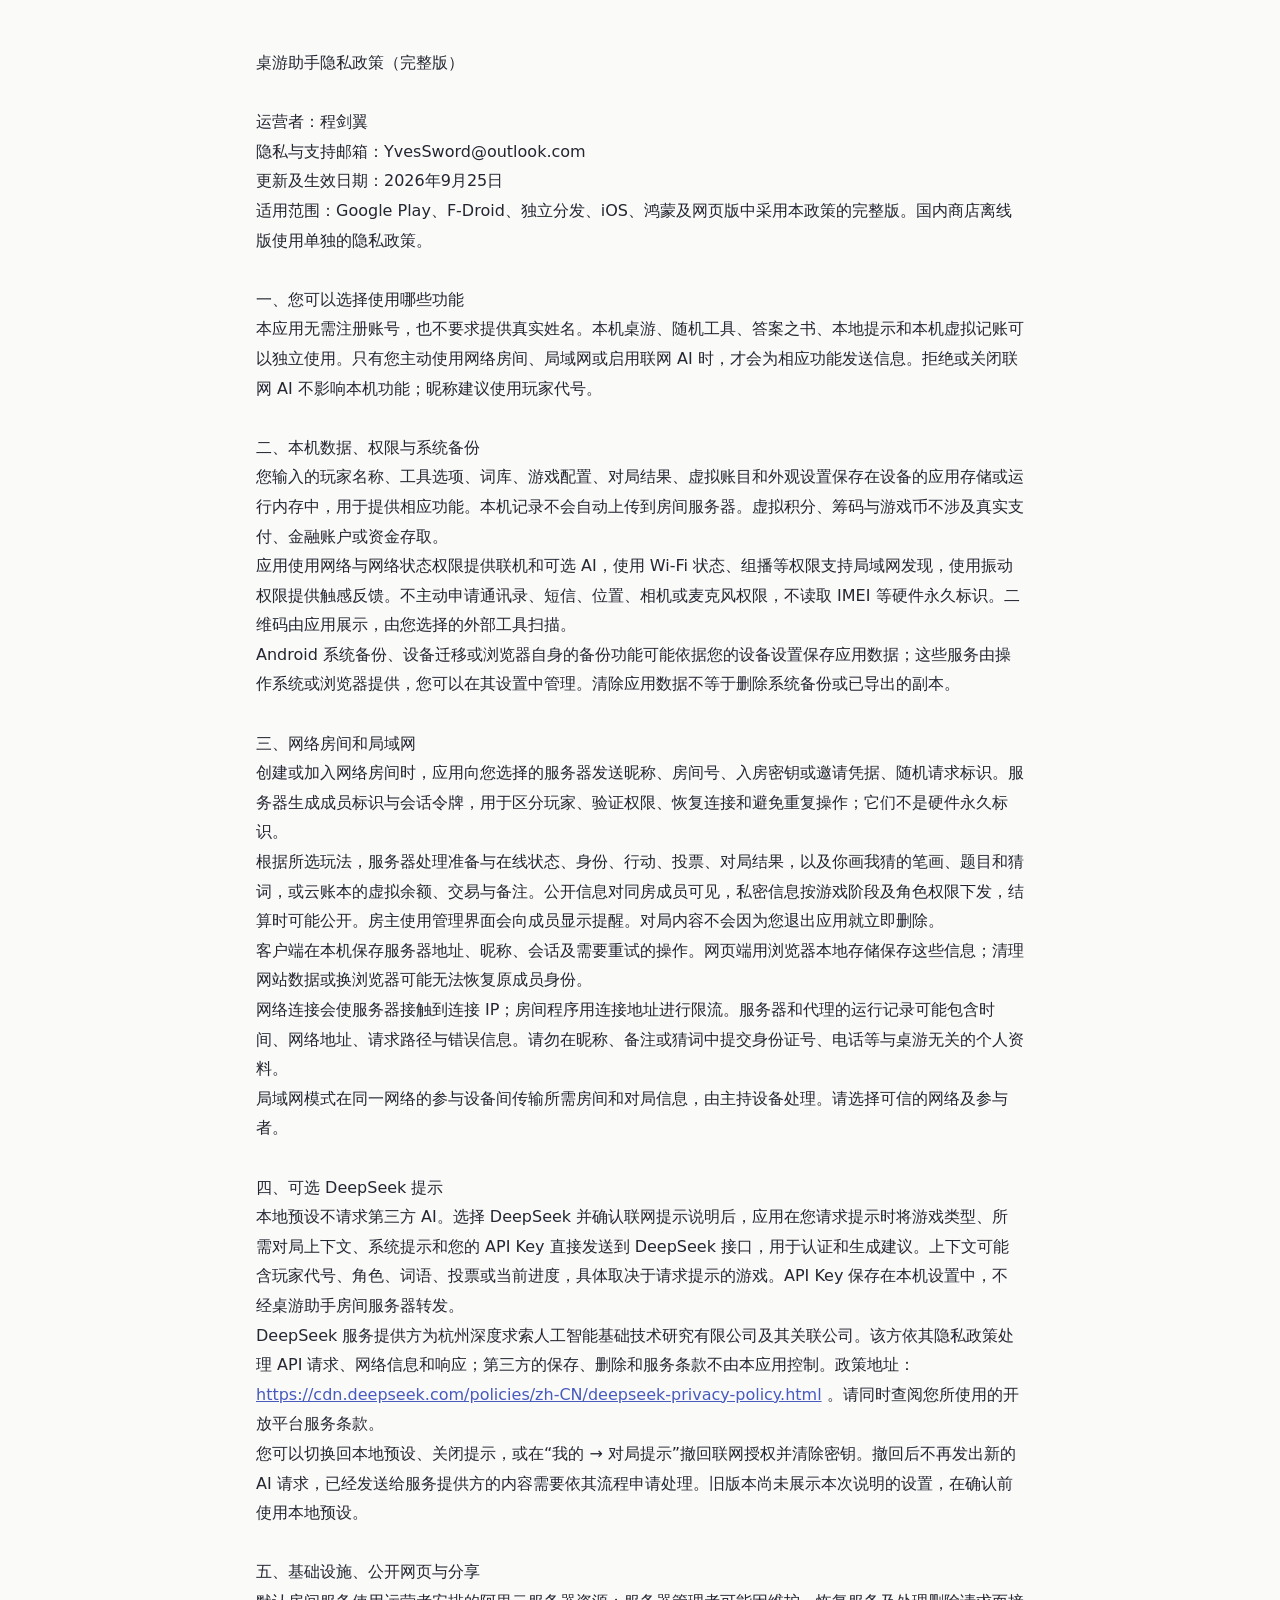
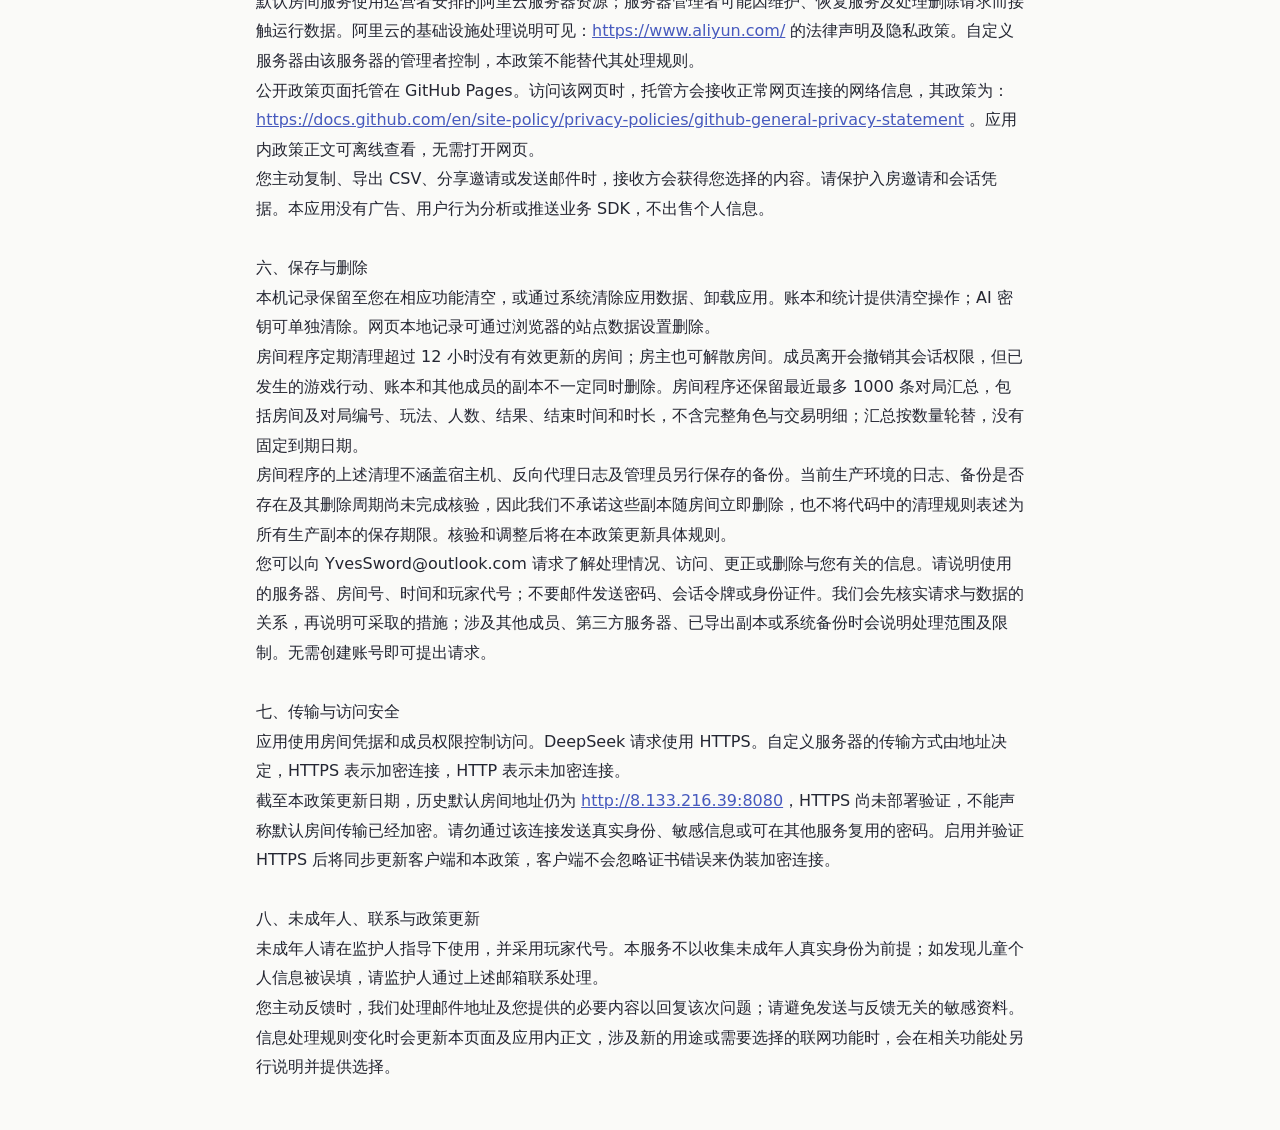
<file: docs/store/privacy-full.html>
<!doctype html>
<html lang="zh-CN"><head><meta charset="utf-8"><meta name="viewport" content="width=device-width,initial-scale=1"><title>桌游助手隐私政策（完整版）</title><style>body{max-width:48rem;margin:3rem auto;padding:0 1.3rem;font:16px/1.85 system-ui,sans-serif;color:#242632;background:#fafaf8}article{white-space:pre-wrap;overflow-wrap:anywhere}a{color:#475abe}</style></head><body><main><article>桌游助手隐私政策（完整版）

运营者：程剑翼
隐私与支持邮箱：YvesSword@outlook.com
更新及生效日期：2026年9月25日
适用范围：Google Play、F-Droid、独立分发、iOS、鸿蒙及网页版中采用本政策的完整版。国内商店离线版使用单独的隐私政策。

一、您可以选择使用哪些功能
本应用无需注册账号，也不要求提供真实姓名。本机桌游、随机工具、答案之书、本地提示和本机虚拟记账可以独立使用。只有您主动使用网络房间、局域网或启用联网 AI 时，才会为相应功能发送信息。拒绝或关闭联网 AI 不影响本机功能；昵称建议使用玩家代号。

二、本机数据、权限与系统备份
您输入的玩家名称、工具选项、词库、游戏配置、对局结果、虚拟账目和外观设置保存在设备的应用存储或运行内存中，用于提供相应功能。本机记录不会自动上传到房间服务器。虚拟积分、筹码与游戏币不涉及真实支付、金融账户或资金存取。
应用使用网络与网络状态权限提供联机和可选 AI，使用 Wi-Fi 状态、组播等权限支持局域网发现，使用振动权限提供触感反馈。不主动申请通讯录、短信、位置、相机或麦克风权限，不读取 IMEI 等硬件永久标识。二维码由应用展示，由您选择的外部工具扫描。
Android 系统备份、设备迁移或浏览器自身的备份功能可能依据您的设备设置保存应用数据；这些服务由操作系统或浏览器提供，您可以在其设置中管理。清除应用数据不等于删除系统备份或已导出的副本。

三、网络房间和局域网
创建或加入网络房间时，应用向您选择的服务器发送昵称、房间号、入房密钥或邀请凭据、随机请求标识。服务器生成成员标识与会话令牌，用于区分玩家、验证权限、恢复连接和避免重复操作；它们不是硬件永久标识。
根据所选玩法，服务器处理准备与在线状态、身份、行动、投票、对局结果，以及你画我猜的笔画、题目和猜词，或云账本的虚拟余额、交易与备注。公开信息对同房成员可见，私密信息按游戏阶段及角色权限下发，结算时可能公开。房主使用管理界面会向成员显示提醒。对局内容不会因为您退出应用就立即删除。
客户端在本机保存服务器地址、昵称、会话及需要重试的操作。网页端用浏览器本地存储保存这些信息；清理网站数据或换浏览器可能无法恢复原成员身份。
网络连接会使服务器接触到连接 IP；房间程序用连接地址进行限流。服务器和代理的运行记录可能包含时间、网络地址、请求路径与错误信息。请勿在昵称、备注或猜词中提交身份证号、电话等与桌游无关的个人资料。
局域网模式在同一网络的参与设备间传输所需房间和对局信息，由主持设备处理。请选择可信的网络及参与者。

四、可选 DeepSeek 提示
本地预设不请求第三方 AI。选择 DeepSeek 并确认联网提示说明后，应用在您请求提示时将游戏类型、所需对局上下文、系统提示和您的 API Key 直接发送到 DeepSeek 接口，用于认证和生成建议。上下文可能含玩家代号、角色、词语、投票或当前进度，具体取决于请求提示的游戏。API Key 保存在本机设置中，不经桌游助手房间服务器转发。
DeepSeek 服务提供方为杭州深度求索人工智能基础技术研究有限公司及其关联公司。该方依其隐私政策处理 API 请求、网络信息和响应；第三方的保存、删除和服务条款不由本应用控制。政策地址：<a href="https://cdn.deepseek.com/policies/zh-CN/deepseek-privacy-policy.html">https://cdn.deepseek.com/policies/zh-CN/deepseek-privacy-policy.html</a> 。请同时查阅您所使用的开放平台服务条款。
您可以切换回本地预设、关闭提示，或在“我的 → 对局提示”撤回联网授权并清除密钥。撤回后不再发出新的 AI 请求，已经发送给服务提供方的内容需要依其流程申请处理。旧版本尚未展示本次说明的设置，在确认前使用本地预设。

五、基础设施、公开网页与分享
默认房间服务使用运营者安排的阿里云服务器资源；服务器管理者可能因维护、恢复服务及处理删除请求而接触运行数据。阿里云的基础设施处理说明可见：<a href="https://www.aliyun.com/">https://www.aliyun.com/</a> 的法律声明及隐私政策。自定义服务器由该服务器的管理者控制，本政策不能替代其处理规则。
公开政策页面托管在 GitHub Pages。访问该网页时，托管方会接收正常网页连接的网络信息，其政策为：<a href="https://docs.github.com/en/site-policy/privacy-policies/github-general-privacy-statement">https://docs.github.com/en/site-policy/privacy-policies/github-general-privacy-statement</a> 。应用内政策正文可离线查看，无需打开网页。
您主动复制、导出 CSV、分享邀请或发送邮件时，接收方会获得您选择的内容。请保护入房邀请和会话凭据。本应用没有广告、用户行为分析或推送业务 SDK，不出售个人信息。

六、保存与删除
本机记录保留至您在相应功能清空，或通过系统清除应用数据、卸载应用。账本和统计提供清空操作；AI 密钥可单独清除。网页本地记录可通过浏览器的站点数据设置删除。
房间程序定期清理超过 12 小时没有有效更新的房间；房主也可解散房间。成员离开会撤销其会话权限，但已发生的游戏行动、账本和其他成员的副本不一定同时删除。房间程序还保留最近最多 1000 条对局汇总，包括房间及对局编号、玩法、人数、结果、结束时间和时长，不含完整角色与交易明细；汇总按数量轮替，没有固定到期日期。
房间程序的上述清理不涵盖宿主机、反向代理日志及管理员另行保存的备份。当前生产环境的日志、备份是否存在及其删除周期尚未完成核验，因此我们不承诺这些副本随房间立即删除，也不将代码中的清理规则表述为所有生产副本的保存期限。核验和调整后将在本政策更新具体规则。
您可以向 YvesSword@outlook.com 请求了解处理情况、访问、更正或删除与您有关的信息。请说明使用的服务器、房间号、时间和玩家代号；不要邮件发送密码、会话令牌或身份证件。我们会先核实请求与数据的关系，再说明可采取的措施；涉及其他成员、第三方服务器、已导出副本或系统备份时会说明处理范围及限制。无需创建账号即可提出请求。

七、传输与访问安全
应用使用房间凭据和成员权限控制访问。DeepSeek 请求使用 HTTPS。自定义服务器的传输方式由地址决定，HTTPS 表示加密连接，HTTP 表示未加密连接。
截至本政策更新日期，历史默认房间地址仍为 <a href="http://8.133.216.39:8080">http://8.133.216.39:8080</a>，HTTPS 尚未部署验证，不能声称默认房间传输已经加密。请勿通过该连接发送真实身份、敏感信息或可在其他服务复用的密码。启用并验证 HTTPS 后将同步更新客户端和本政策，客户端不会忽略证书错误来伪装加密连接。

八、未成年人、联系与政策更新
未成年人请在监护人指导下使用，并采用玩家代号。本服务不以收集未成年人真实身份为前提；如发现儿童个人信息被误填，请监护人通过上述邮箱联系处理。
您主动反馈时，我们处理邮件地址及您提供的必要内容以回复该次问题；请避免发送与反馈无关的敏感资料。信息处理规则变化时会更新本页面及应用内正文，涉及新的用途或需要选择的联网功能时，会在相关功能处另行说明并提供选择。</article></main></body></html>
</file>
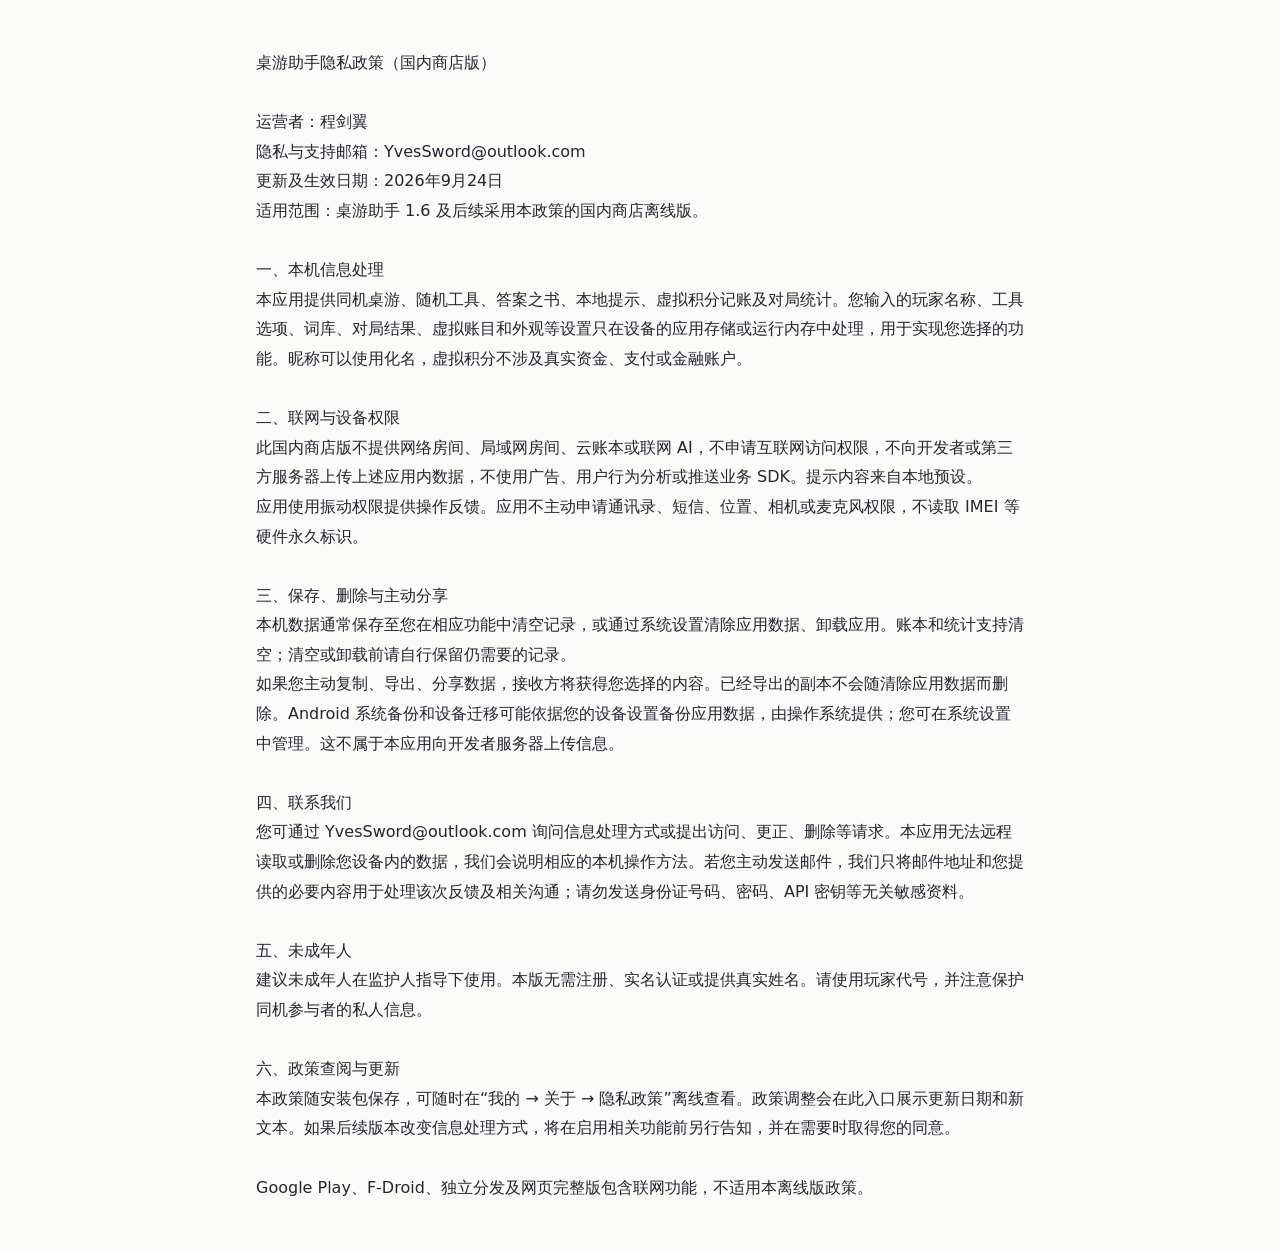
<file: docs/store/vivo/privacy-domestic.html>
<!doctype html>
<html lang="zh-CN"><meta charset="utf-8"><meta name="viewport" content="width=device-width,initial-scale=1"><title>桌游助手隐私政策（国内商店版）</title><style>body{max-width:48rem;margin:3rem auto;padding:0 1.3rem;line-height:1.85;font:16px/1.85 system-ui,sans-serif;color:#242632;background:#fafaf8}article{white-space:pre-wrap;overflow-wrap:anywhere}</style><article>桌游助手隐私政策（国内商店版）

运营者：程剑翼
隐私与支持邮箱：YvesSword@outlook.com
更新及生效日期：2026年9月24日
适用范围：桌游助手 1.6 及后续采用本政策的国内商店离线版。

一、本机信息处理
本应用提供同机桌游、随机工具、答案之书、本地提示、虚拟积分记账及对局统计。您输入的玩家名称、工具选项、词库、对局结果、虚拟账目和外观等设置只在设备的应用存储或运行内存中处理，用于实现您选择的功能。昵称可以使用化名，虚拟积分不涉及真实资金、支付或金融账户。

二、联网与设备权限
此国内商店版不提供网络房间、局域网房间、云账本或联网 AI，不申请互联网访问权限，不向开发者或第三方服务器上传上述应用内数据，不使用广告、用户行为分析或推送业务 SDK。提示内容来自本地预设。
应用使用振动权限提供操作反馈。应用不主动申请通讯录、短信、位置、相机或麦克风权限，不读取 IMEI 等硬件永久标识。

三、保存、删除与主动分享
本机数据通常保存至您在相应功能中清空记录，或通过系统设置清除应用数据、卸载应用。账本和统计支持清空；清空或卸载前请自行保留仍需要的记录。
如果您主动复制、导出、分享数据，接收方将获得您选择的内容。已经导出的副本不会随清除应用数据而删除。Android 系统备份和设备迁移可能依据您的设备设置备份应用数据，由操作系统提供；您可在系统设置中管理。这不属于本应用向开发者服务器上传信息。

四、联系我们
您可通过 YvesSword@outlook.com 询问信息处理方式或提出访问、更正、删除等请求。本应用无法远程读取或删除您设备内的数据，我们会说明相应的本机操作方法。若您主动发送邮件，我们只将邮件地址和您提供的必要内容用于处理该次反馈及相关沟通；请勿发送身份证号码、密码、API 密钥等无关敏感资料。

五、未成年人
建议未成年人在监护人指导下使用。本版无需注册、实名认证或提供真实姓名。请使用玩家代号，并注意保护同机参与者的私人信息。

六、政策查阅与更新
本政策随安装包保存，可随时在“我的 → 关于 → 隐私政策”离线查看。政策调整会在此入口展示更新日期和新文本。如果后续版本改变信息处理方式，将在启用相关功能前另行告知，并在需要时取得您的同意。

Google Play、F-Droid、独立分发及网页完整版包含联网功能，不适用本离线版政策。</article></html>
</file>
